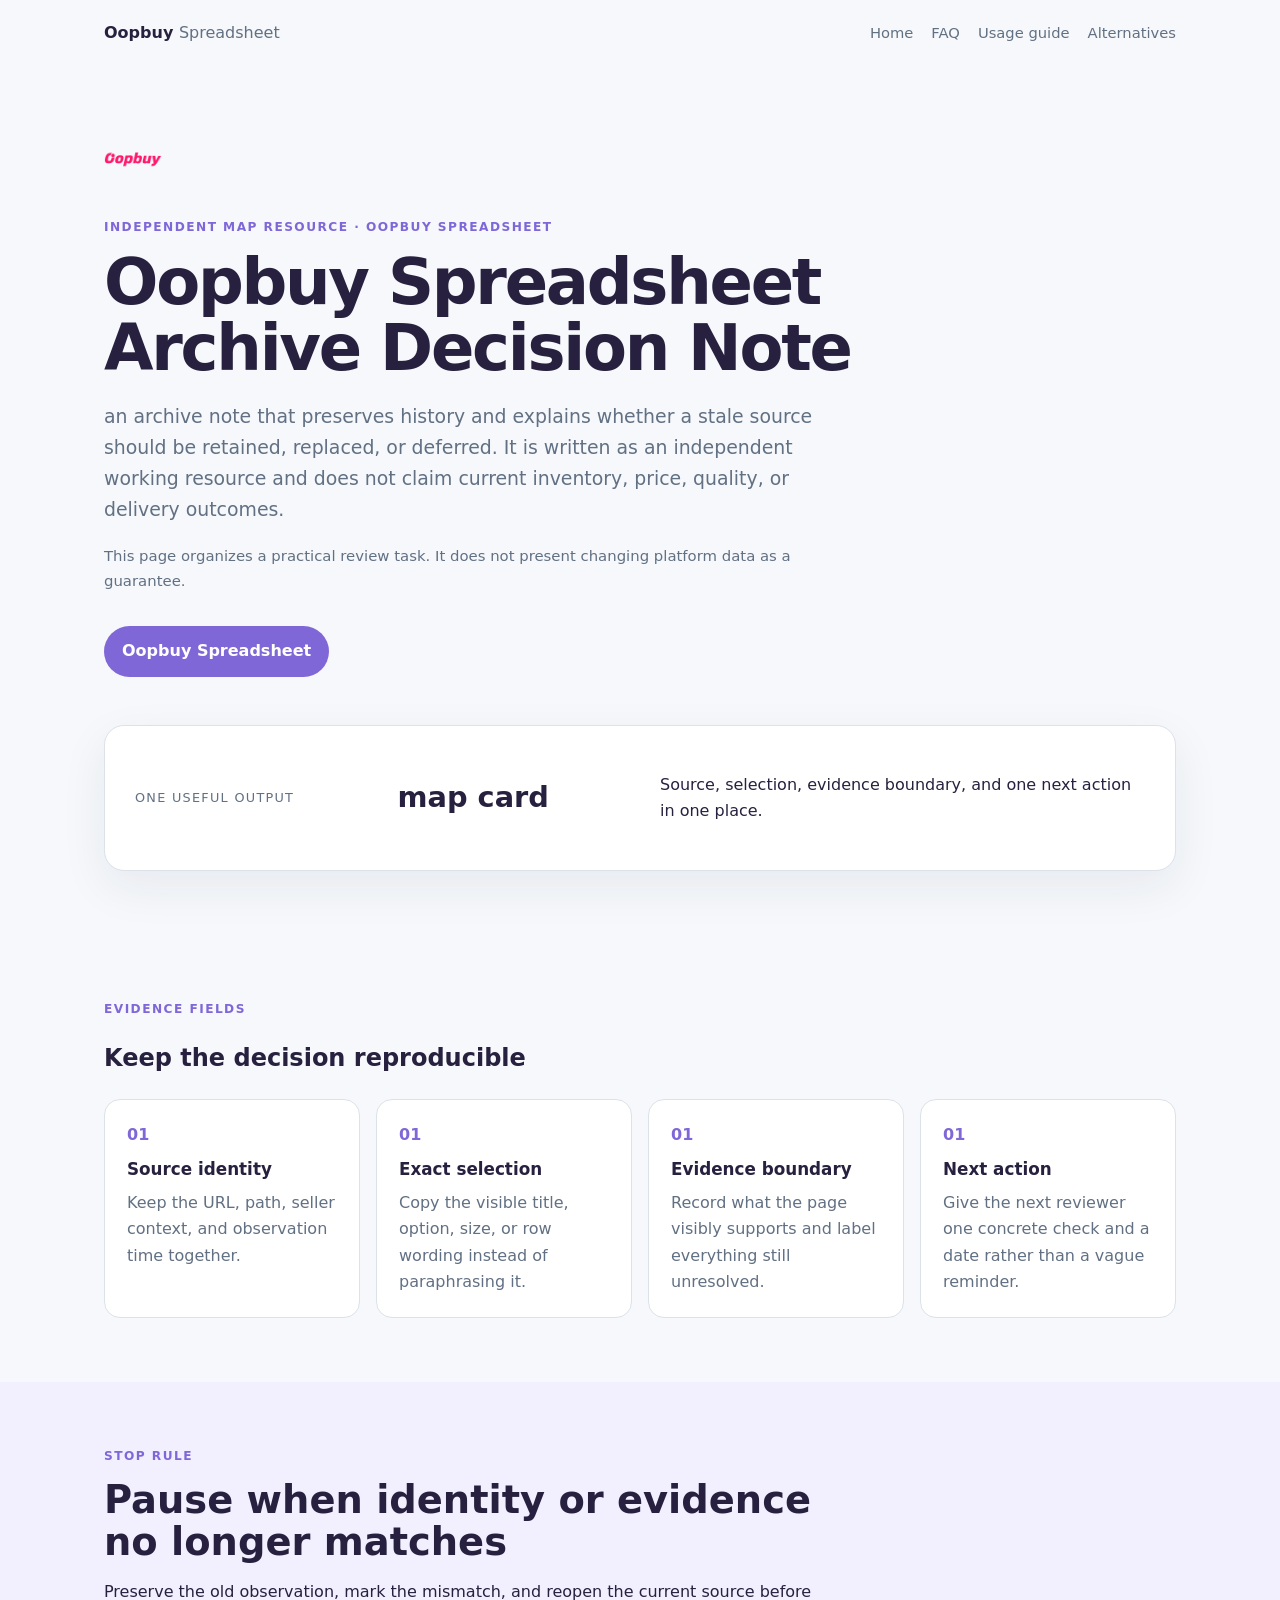
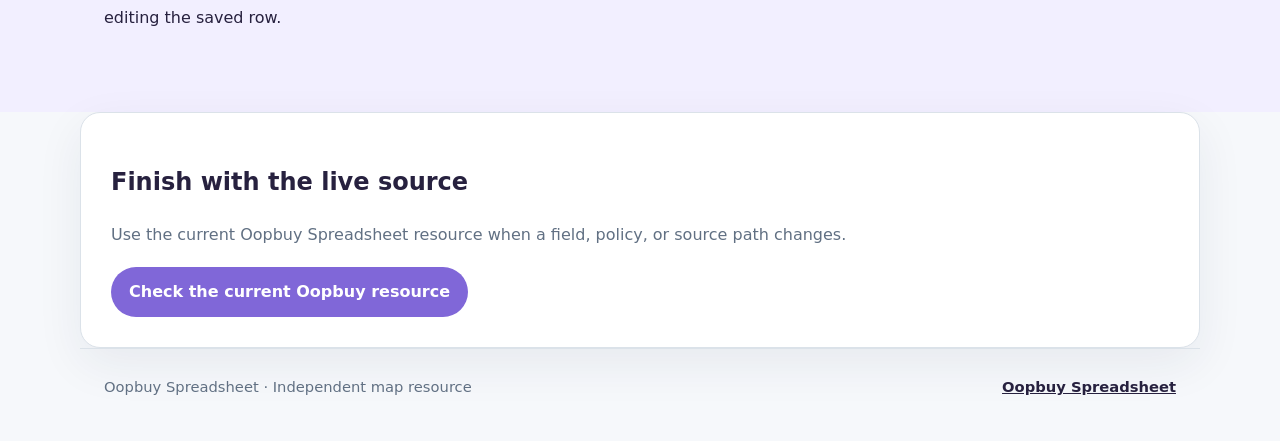
<file: index.html>
<!doctype html><html lang="en"><head><meta charset="utf-8"><meta name="viewport" content="width=device-width,initial-scale=1"><title>Oopbuy Spreadsheet Archive Decision Note</title><meta name="description" content="an archive note that preserves history and explains whether a stale source should be retained, replaced, or deferred. It is written as an independent working resource and does not claim current inventory, price, quality, or delivery outcomes."><meta name="robots" content="index,follow,max-image-preview:large"><link rel="canonical" href="https://ethanreg005.github.io/oopbuy-spreadsheet-archive-decision-note/"><link rel="stylesheet" href="./styles.css"><style>.hero{display:flex;flex-direction:column;align-items:stretch}.hero-card{display:grid;grid-template-columns:1fr 1fr 2fr;align-items:center;gap:20px}.hero-card strong{margin:0}</style></head><body class="variant-9" style="--ink:#27213f;--accent:#8067d8;--soft:#f2efff"><header><nav class="nav"><a class="brand" href="https://ethanreg005.github.io/oopbuy-spreadsheet-archive-decision-note/">Oopbuy <span>Spreadsheet</span></a><div class="nav-links"><a href="https://ethanreg005.github.io/oopbuy-spreadsheet-archive-decision-note/">Home</a><a href="https://ethanreg005.github.io/oopbuy-spreadsheet-archive-decision-note/faq.html">FAQ</a><a href="https://ethanreg005.github.io/oopbuy-spreadsheet-archive-decision-note/usage-guide.html">Usage guide</a><a href="https://ethanreg005.github.io/oopbuy-spreadsheet-archive-decision-note/alternatives.html">Alternatives</a></div></nav></header><main><section class="hero"><div><img class="logo" src="./brand-logo.png" alt="Oopbuy Spreadsheet resource mark"><p class="kicker">Independent map resource · Oopbuy Spreadsheet</p><h1>Oopbuy Spreadsheet Archive Decision Note</h1><p class="lead">an archive note that preserves history and explains whether a stale source should be retained, replaced, or deferred. It is written as an independent working resource and does not claim current inventory, price, quality, or delivery outcomes.</p><p class="boundary">This page organizes a practical review task. It does not present changing platform data as a guarantee.</p><a class="cta" href="https://oopbuyspsheet.com/">Oopbuy Spreadsheet</a></div><aside class="hero-card"><span>One useful output</span><strong>map card</strong><p>Source, selection, evidence boundary, and one next action in one place.</p></aside></section><section><p class="kicker">Evidence fields</p><h2>Keep the decision reproducible</h2><div class="grid"><article><span class="index">01</span><h3>Source identity</h3><p>Keep the URL, path, seller context, and observation time together.</p></article><article><span class="index">01</span><h3>Exact selection</h3><p>Copy the visible title, option, size, or row wording instead of paraphrasing it.</p></article><article><span class="index">01</span><h3>Evidence boundary</h3><p>Record what the page visibly supports and label everything still unresolved.</p></article><article><span class="index">01</span><h3>Next action</h3><p>Give the next reviewer one concrete check and a date rather than a vague reminder.</p></article></div></section><section class="band"><p class="kicker">Stop rule</p><h2>Pause when identity or evidence no longer matches</h2><p>Preserve the old observation, mark the mismatch, and reopen the current source before editing the saved row.</p></section><section class="callout"><h2>Finish with the live source</h2><p>Use the current Oopbuy Spreadsheet resource when a field, policy, or source path changes.</p><a class="text-link" href="https://oopbuyspsheet.com/">Check the current Oopbuy resource</a></section></main><footer><p>Oopbuy Spreadsheet · Independent map resource</p><a href="https://oopbuyspsheet.com/">Oopbuy Spreadsheet</a></footer></body></html>
</file>
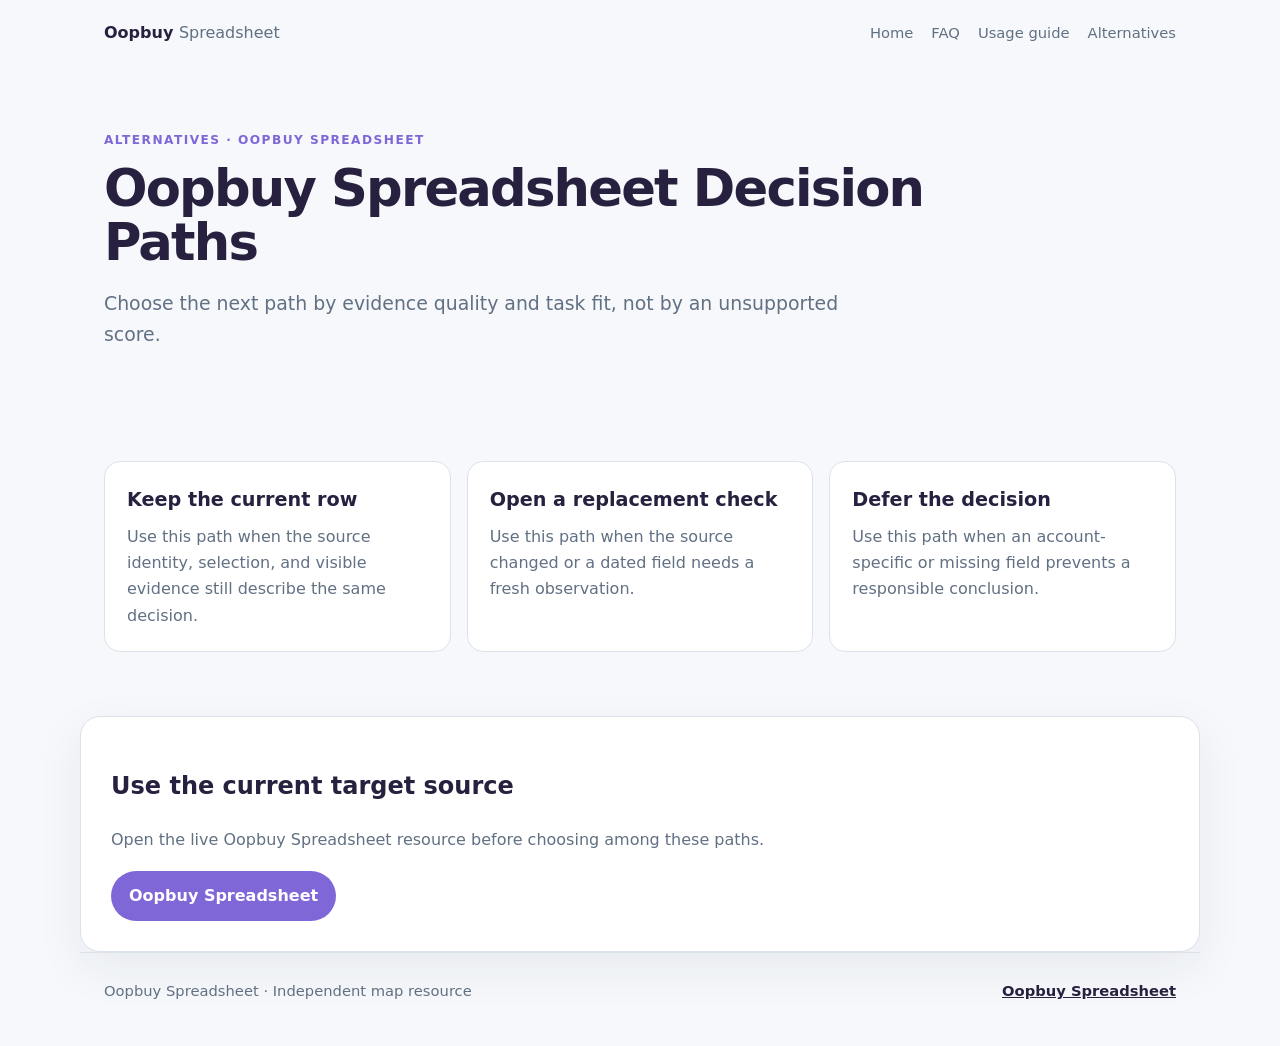
<file: alternatives.html>
<!doctype html><html lang="en"><head><meta charset="utf-8"><meta name="viewport" content="width=device-width,initial-scale=1"><title>Oopbuy Spreadsheet Decision Paths</title><meta name="description" content="Decision paths for keeping, rechecking, replacing, or deferring one Oopbuy Spreadsheet row."><meta name="robots" content="index,follow,max-image-preview:large"><link rel="canonical" href="https://ethanreg005.github.io/oopbuy-spreadsheet-archive-decision-note/alternatives.html"><link rel="stylesheet" href="./styles.css"><style>.hero{display:flex;flex-direction:column;align-items:stretch}.hero-card{display:grid;grid-template-columns:1fr 1fr 2fr;align-items:center;gap:20px}.hero-card strong{margin:0}</style></head><body class="variant-9" style="--ink:#27213f;--accent:#8067d8;--soft:#f2efff"><header><nav class="nav"><a class="brand" href="https://ethanreg005.github.io/oopbuy-spreadsheet-archive-decision-note/">Oopbuy <span>Spreadsheet</span></a><div class="nav-links"><a href="https://ethanreg005.github.io/oopbuy-spreadsheet-archive-decision-note/">Home</a><a href="https://ethanreg005.github.io/oopbuy-spreadsheet-archive-decision-note/faq.html">FAQ</a><a href="https://ethanreg005.github.io/oopbuy-spreadsheet-archive-decision-note/usage-guide.html">Usage guide</a><a href="https://ethanreg005.github.io/oopbuy-spreadsheet-archive-decision-note/alternatives.html">Alternatives</a></div></nav></header><main><section class="compact-hero"><p class="kicker">Alternatives · Oopbuy Spreadsheet</p><h1>Oopbuy Spreadsheet Decision Paths</h1><p class="lead">Choose the next path by evidence quality and task fit, not by an unsupported score.</p></section><section class="comparison"><article><h2>Keep the current row</h2><p>Use this path when the source identity, selection, and visible evidence still describe the same decision.</p></article><article><h2>Open a replacement check</h2><p>Use this path when the source changed or a dated field needs a fresh observation.</p></article><article><h2>Defer the decision</h2><p>Use this path when an account-specific or missing field prevents a responsible conclusion.</p></article></section><section class="callout"><h2>Use the current target source</h2><p>Open the live Oopbuy Spreadsheet resource before choosing among these paths.</p><a class="text-link" href="https://oopbuyspsheet.com/">Oopbuy Spreadsheet</a></section></main><footer><p>Oopbuy Spreadsheet · Independent map resource</p><a href="https://oopbuyspsheet.com/">Oopbuy Spreadsheet</a></footer></body></html>
</file>
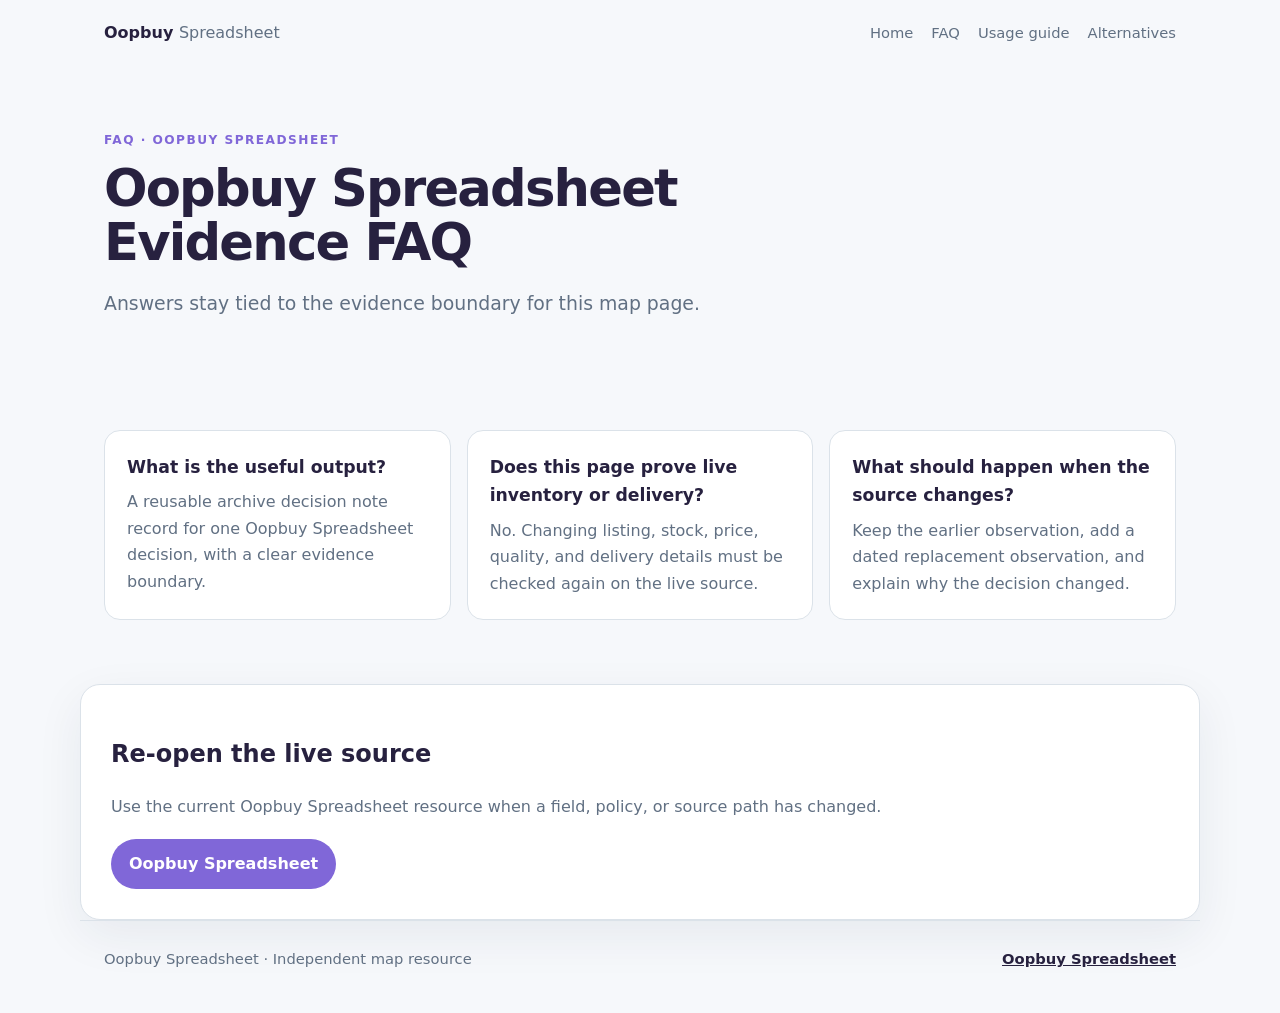
<file: faq.html>
<!doctype html><html lang="en"><head><meta charset="utf-8"><meta name="viewport" content="width=device-width,initial-scale=1"><title>Oopbuy Spreadsheet Evidence FAQ</title><meta name="description" content="Questions and evidence boundaries for this Oopbuy Spreadsheet archive decision note task."><meta name="robots" content="index,follow,max-image-preview:large"><link rel="canonical" href="https://ethanreg005.github.io/oopbuy-spreadsheet-archive-decision-note/faq.html"><link rel="stylesheet" href="./styles.css"><style>.hero{display:flex;flex-direction:column;align-items:stretch}.hero-card{display:grid;grid-template-columns:1fr 1fr 2fr;align-items:center;gap:20px}.hero-card strong{margin:0}</style></head><body class="variant-9" style="--ink:#27213f;--accent:#8067d8;--soft:#f2efff"><header><nav class="nav"><a class="brand" href="https://ethanreg005.github.io/oopbuy-spreadsheet-archive-decision-note/">Oopbuy <span>Spreadsheet</span></a><div class="nav-links"><a href="https://ethanreg005.github.io/oopbuy-spreadsheet-archive-decision-note/">Home</a><a href="https://ethanreg005.github.io/oopbuy-spreadsheet-archive-decision-note/faq.html">FAQ</a><a href="https://ethanreg005.github.io/oopbuy-spreadsheet-archive-decision-note/usage-guide.html">Usage guide</a><a href="https://ethanreg005.github.io/oopbuy-spreadsheet-archive-decision-note/alternatives.html">Alternatives</a></div></nav></header><main><section class="compact-hero"><p class="kicker">FAQ · Oopbuy Spreadsheet</p><h1>Oopbuy Spreadsheet Evidence FAQ</h1><p class="lead">Answers stay tied to the evidence boundary for this map page.</p></section><section class="faq-list"><article><h2>What is the useful output?</h2><p>A reusable archive decision note record for one Oopbuy Spreadsheet decision, with a clear evidence boundary.</p></article><article><h2>Does this page prove live inventory or delivery?</h2><p>No. Changing listing, stock, price, quality, and delivery details must be checked again on the live source.</p></article><article><h2>What should happen when the source changes?</h2><p>Keep the earlier observation, add a dated replacement observation, and explain why the decision changed.</p></article></section><section class="callout"><h2>Re-open the live source</h2><p>Use the current Oopbuy Spreadsheet resource when a field, policy, or source path has changed.</p><a class="text-link" href="https://oopbuyspsheet.com/">Oopbuy Spreadsheet</a></section></main><footer><p>Oopbuy Spreadsheet · Independent map resource</p><a href="https://oopbuyspsheet.com/">Oopbuy Spreadsheet</a></footer></body></html>
</file>
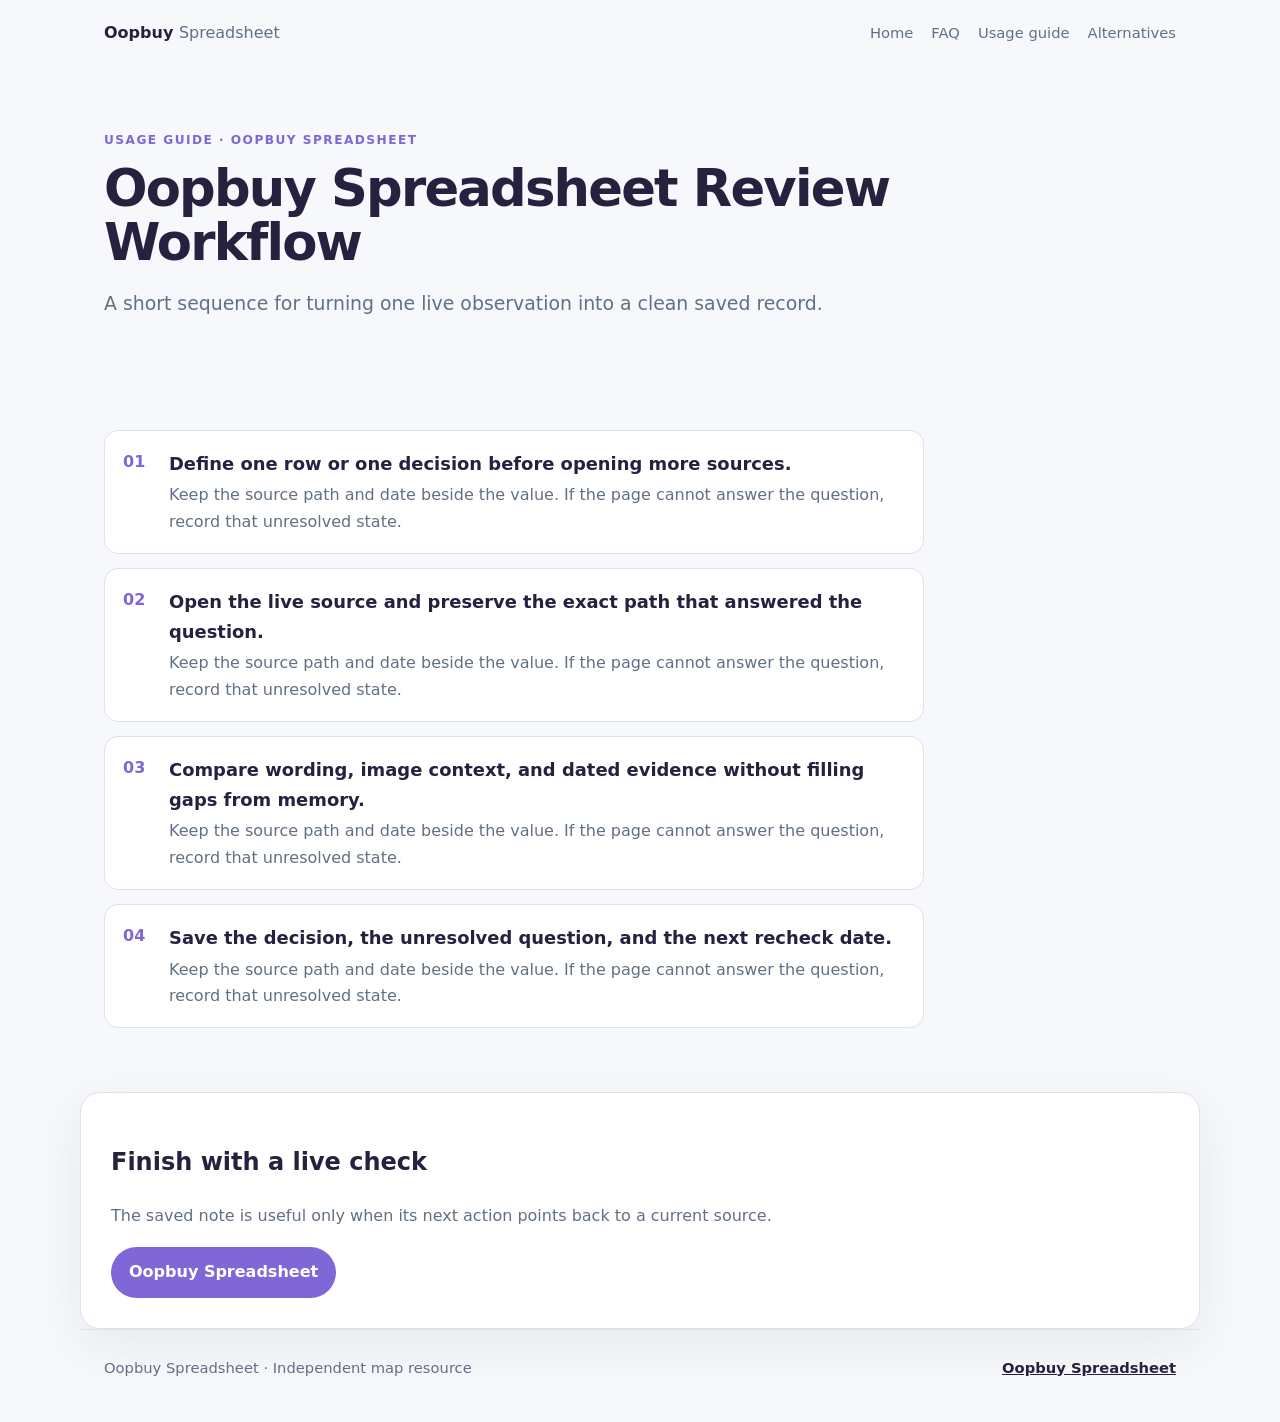
<file: usage-guide.html>
<!doctype html><html lang="en"><head><meta charset="utf-8"><meta name="viewport" content="width=device-width,initial-scale=1"><title>Oopbuy Spreadsheet Review Workflow</title><meta name="description" content="A reproducible workflow for reviewing one Oopbuy Spreadsheet row and recording the next action."><meta name="robots" content="index,follow,max-image-preview:large"><link rel="canonical" href="https://ethanreg005.github.io/oopbuy-spreadsheet-archive-decision-note/usage-guide.html"><link rel="stylesheet" href="./styles.css"><style>.hero{display:flex;flex-direction:column;align-items:stretch}.hero-card{display:grid;grid-template-columns:1fr 1fr 2fr;align-items:center;gap:20px}.hero-card strong{margin:0}</style></head><body class="variant-9" style="--ink:#27213f;--accent:#8067d8;--soft:#f2efff"><header><nav class="nav"><a class="brand" href="https://ethanreg005.github.io/oopbuy-spreadsheet-archive-decision-note/">Oopbuy <span>Spreadsheet</span></a><div class="nav-links"><a href="https://ethanreg005.github.io/oopbuy-spreadsheet-archive-decision-note/">Home</a><a href="https://ethanreg005.github.io/oopbuy-spreadsheet-archive-decision-note/faq.html">FAQ</a><a href="https://ethanreg005.github.io/oopbuy-spreadsheet-archive-decision-note/usage-guide.html">Usage guide</a><a href="https://ethanreg005.github.io/oopbuy-spreadsheet-archive-decision-note/alternatives.html">Alternatives</a></div></nav></header><main><section class="compact-hero"><p class="kicker">Usage guide · Oopbuy Spreadsheet</p><h1>Oopbuy Spreadsheet Review Workflow</h1><p class="lead">A short sequence for turning one live observation into a clean saved record.</p></section><section><ol class="steps"><li><span>01</span><div><h2>Define one row or one decision before opening more sources.</h2><p>Keep the source path and date beside the value. If the page cannot answer the question, record that unresolved state.</p></div></li><li><span>02</span><div><h2>Open the live source and preserve the exact path that answered the question.</h2><p>Keep the source path and date beside the value. If the page cannot answer the question, record that unresolved state.</p></div></li><li><span>03</span><div><h2>Compare wording, image context, and dated evidence without filling gaps from memory.</h2><p>Keep the source path and date beside the value. If the page cannot answer the question, record that unresolved state.</p></div></li><li><span>04</span><div><h2>Save the decision, the unresolved question, and the next recheck date.</h2><p>Keep the source path and date beside the value. If the page cannot answer the question, record that unresolved state.</p></div></li></ol></section><section class="callout"><h2>Finish with a live check</h2><p>The saved note is useful only when its next action points back to a current source.</p><a class="text-link" href="https://oopbuyspsheet.com/">Oopbuy Spreadsheet</a></section></main><footer><p>Oopbuy Spreadsheet · Independent map resource</p><a href="https://oopbuyspsheet.com/">Oopbuy Spreadsheet</a></footer></body></html>
</file>
<file: styles.css>
:root{color-scheme:light;--ink:#203047;--muted:#617083;--line:#dbe2e9;--paper:#f6f8fb;--panel:#fff;--accent:#0c7285;--soft:#e6f6f7}*{box-sizing:border-box}body{margin:0;background:var(--paper);color:var(--ink);font:16px/1.65 Inter,ui-sans-serif,system-ui,-apple-system,"Segoe UI",sans-serif}a{color:inherit}.nav{max-width:1120px;margin:auto;padding:20px 24px;display:flex;align-items:center;justify-content:space-between;gap:24px}.brand{font-weight:800;text-decoration:none}.brand span{font-weight:500;color:var(--muted)}.nav-links{display:flex;gap:18px;flex-wrap:wrap;font-size:.92rem}.nav-links a{text-decoration:none;color:var(--muted)}.hero,.compact-hero,main>section{max-width:1120px;margin:0 auto;padding:64px 24px}.hero{display:grid;grid-template-columns:minmax(0,1.25fr) minmax(260px,.75fr);gap:48px;align-items:center}.compact-hero{padding-bottom:28px}.kicker{margin:0 0 12px;color:var(--accent);font-size:.76rem;font-weight:800;letter-spacing:.12em;text-transform:uppercase}.hero h1,.compact-hero h1{max-width:820px;margin:0 0 18px;font-size:clamp(2.2rem,5vw,4.5rem);line-height:1.04;letter-spacing:-.035em}.compact-hero h1{font-size:clamp(2rem,4vw,3.5rem)}.lead{max-width:760px;color:var(--muted);font-size:1.18rem}.boundary{max-width:700px;color:var(--muted);font-size:.93rem}.cta,.text-link{display:inline-flex;align-items:center;margin-top:18px;background:var(--accent);color:#fff;padding:12px 18px;border-radius:999px;text-decoration:none;font-weight:750}.hero-card,.callout{background:var(--panel);border:1px solid var(--line);border-radius:20px;padding:30px;box-shadow:0 16px 48px #20304712}.hero-card span{display:block;color:var(--muted);font-size:.8rem;text-transform:uppercase;letter-spacing:.1em}.hero-card strong{display:block;margin:16px 0 4px;font-size:1.8rem;line-height:1.1}.grid{display:grid;grid-template-columns:repeat(4,minmax(0,1fr));gap:16px}.grid article,.comparison article{background:var(--panel);border:1px solid var(--line);padding:22px;border-radius:16px}.grid h3{margin:8px 0 6px;font-size:1.05rem}.grid p,.comparison p,.callout p{color:var(--muted);margin:0}.index{font-weight:800;color:var(--accent)}.band{background:var(--soft);max-width:none!important;padding-left:max(24px,calc((100vw - 1072px)/2))!important;padding-right:max(24px,calc((100vw - 1072px)/2))!important}.band h2,.steps-block h2,.review h2{max-width:760px;margin:0 0 12px;font-size:clamp(1.7rem,3vw,2.6rem);line-height:1.1}.band p{max-width:760px}.steps,.steps-block ol{list-style:none;margin:0;padding:0;display:grid;gap:14px;max-width:820px}.steps li,.steps-block li{display:flex;gap:18px;align-items:flex-start;background:var(--panel);border:1px solid var(--line);border-radius:14px;padding:18px}.steps li>span,.steps-block b{color:var(--accent);font-weight:850;min-width:28px}.steps h2{font-size:1.12rem;margin:0 0 4px}.steps p{color:var(--muted);margin:0}.matrix{display:grid;grid-template-columns:repeat(4,minmax(0,1fr));gap:12px}.matrix div{display:grid;gap:10px;background:var(--panel);border-top:4px solid var(--accent);border-radius:12px;padding:18px;border-left:1px solid var(--line);border-right:1px solid var(--line);border-bottom:1px solid var(--line)}.matrix span{color:var(--muted)}.review{max-width:1120px!important;display:grid;grid-template-columns:1fr 280px;gap:28px;align-items:stretch}.review aside{display:grid;align-content:center;gap:8px;background:var(--ink);color:#fff;border-radius:20px;padding:24px}.review aside span{opacity:.72}.faq-list{display:grid;grid-template-columns:repeat(3,minmax(0,1fr));gap:16px}.faq-list article{background:var(--panel);border:1px solid var(--line);padding:22px;border-radius:16px}.faq-list h2{font-size:1.08rem;margin:0 0 8px}.faq-list p{color:var(--muted);margin:0}.comparison{display:grid;grid-template-columns:repeat(3,minmax(0,1fr));gap:16px}.comparison h2{font-size:1.2rem;margin:0 0 8px}.logo{width:58px;height:58px;object-fit:contain;margin-bottom:20px}footer{max-width:1120px;margin:0 auto;padding:26px 24px 42px;border-top:1px solid var(--line);display:flex;justify-content:space-between;gap:18px;color:var(--muted);font-size:.92rem}footer p{margin:0}footer a{font-weight:700;color:var(--ink)}@media(max-width:760px){.nav{align-items:flex-start;flex-direction:column}.hero,.review{grid-template-columns:1fr;gap:26px}.grid,.faq-list,.comparison,.matrix{grid-template-columns:1fr 1fr}.hero,.compact-hero,main>section{padding-top:42px;padding-bottom:42px}footer{flex-direction:column}}@media(max-width:480px){.grid,.faq-list,.comparison,.matrix{grid-template-columns:1fr}.hero h1{font-size:2.35rem}.nav-links{gap:12px;font-size:.84rem}}
</file>
